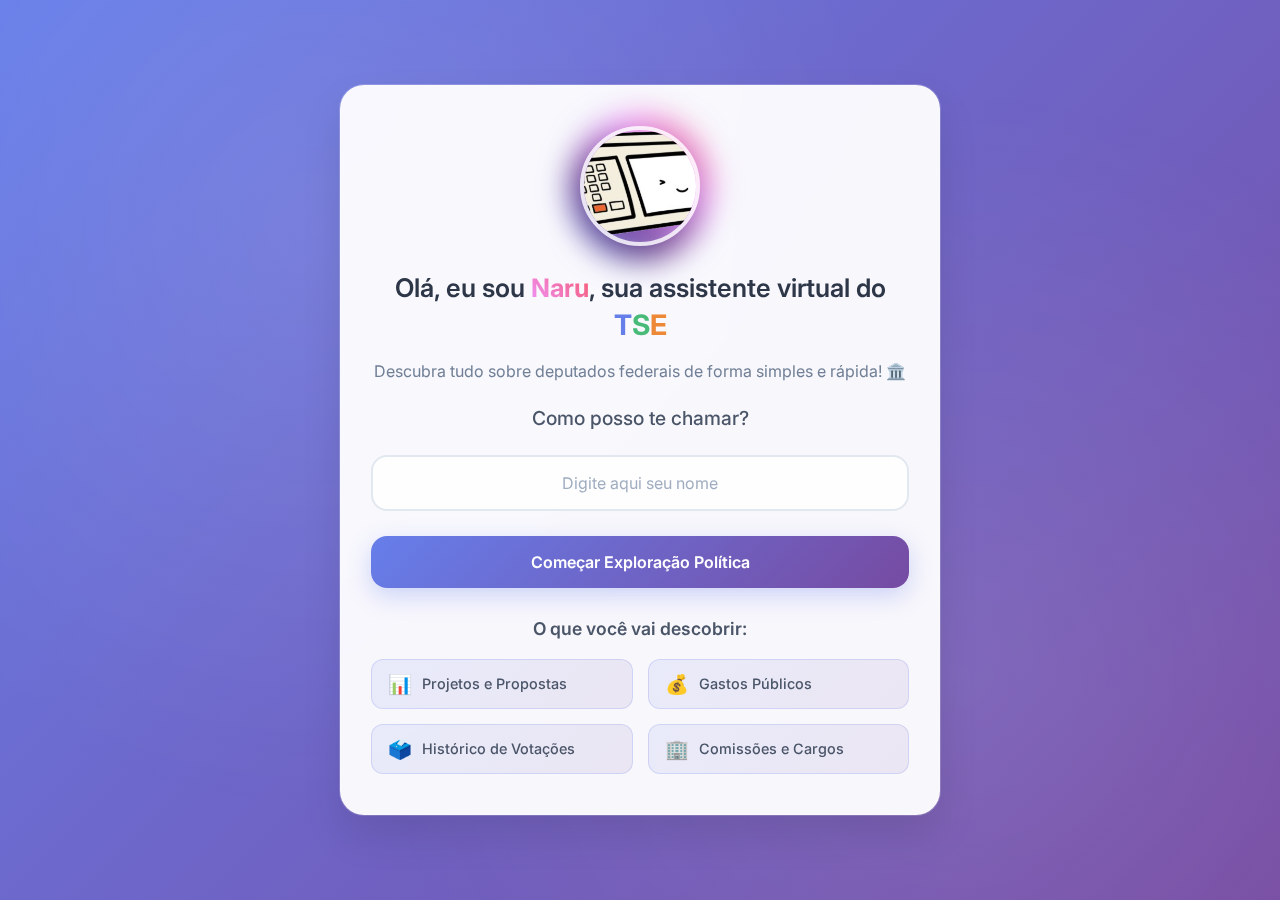
<file: index.html>
<!DOCTYPE html>
<html lang="pt-br">
<head>
    <meta charset="UTF-8">
    <meta name="viewport" content="width=device-width, initial-scale=1.0">
    <title>TSE - ChatBot Político</title>
    <link rel="icon" href="images/icon.png" type="image/x-icon">
    <link rel="stylesheet" type="text/css" href="styles.css/style.css">
    <link href="https://fonts.googleapis.com/css2?family=Inter:wght@300;400;500;600;700&display=swap" rel="stylesheet">
</head>
<body>
    <div class="background-pattern"></div>
    <main>
        <div class="card-container">
            <div id="icon-person">
                <div class="avatar-container">
                    <img src="images/person.png" alt="Naru Avatar">
                    <div class="avatar-glow"></div>
                </div>
            </div>
            <div id="title" class="container-margins">
                <h1>
                    Olá, eu sou <span id="person-name">Naru</span>, sua assistente virtual do 
                    <span id="t">T</span><span id="s">S</span><span id="e">E</span>
                </h1>
                <p class="subtitle-description">
                    Descubra tudo sobre deputados federais de forma simples e rápida! 🏛️
                </p>
            </div>
            <div id="subtitle" class="container-margins">
                <h2>Como posso te chamar?</h2>
            </div>
            <div id="data-question" class="container-margins">
                <div class="input-container">
                    <input type="text" placeholder="Digite aqui seu nome" id="name-input" maxlength="14">
                    <div class="input-focus-line"></div>
                </div>
            </div>
            <div id="button" class="container-margins">
                <button type="submit" id="prosseguir-button">
                    <span>Começar Exploração Política</span>
                    <div class="button-ripple"></div>
                </button>
            </div>
            
            <div class="features-preview">
                <h3>O que você vai descobrir:</h3>
                <div class="features-grid">
                    <div class="feature-item">
                        <span class="feature-icon">📊</span>
                        <span>Projetos e Propostas</span>
                    </div>
                    <div class="feature-item">
                        <span class="feature-icon">💰</span>
                        <span>Gastos Públicos</span>
                    </div>
                    <div class="feature-item">
                        <span class="feature-icon">🗳️</span>
                        <span>Histórico de Votações</span>
                    </div>
                    <div class="feature-item">
                        <span class="feature-icon">🏢</span>
                        <span>Comissões e Cargos</span>
                    </div>
                </div>
            </div>
        </div>
    </main>

    <script>
        document.getElementById('prosseguir-button').addEventListener('click', function() {
            var nome = document.getElementById('name-input').value;
            window.location.href = 'bot-page.html?nome=' + encodeURIComponent(nome);
        });

        document.getElementById('prosseguir-button').addEventListener('click', function(e) {
            const ripple = this.querySelector('.button-ripple');
            const rect = this.getBoundingClientRect();
            const size = Math.max(rect.width, rect.height);
            const x = e.clientX - rect.left - size / 2;
            const y = e.clientY - rect.top - size / 2;
            
            ripple.style.width = ripple.style.height = size + 'px';
            ripple.style.left = x + 'px';
            ripple.style.top = y + 'px';
            ripple.classList.add('animate');
            
            setTimeout(() => {
                ripple.classList.remove('animate');
            }, 600);
        });
    </script>
</body>
</html>
</file>
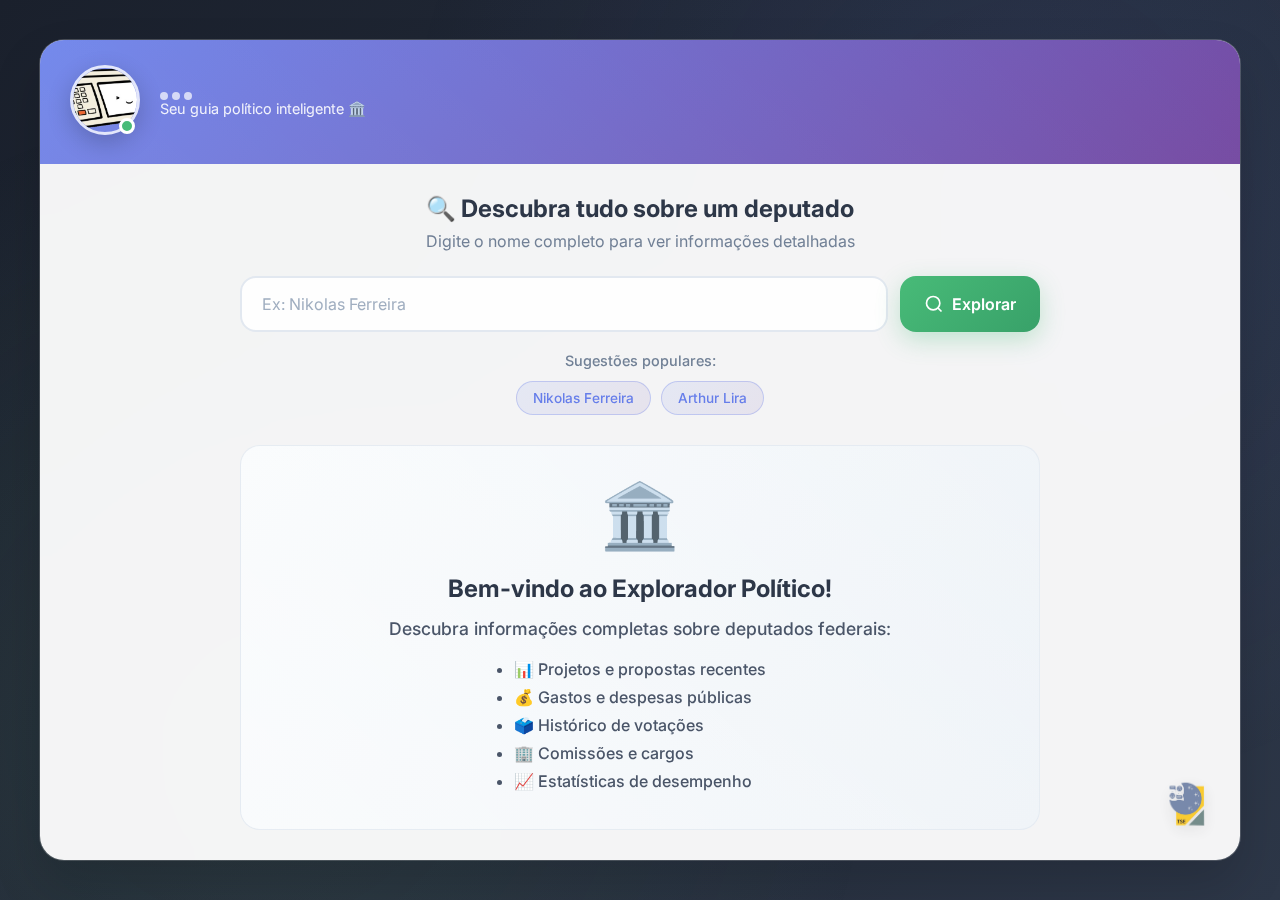
<file: bot-page.html>
<!DOCTYPE html>
<html lang="pt-br">
<head>
    <meta charset="UTF-8">
    <meta name="viewport" content="width=device-width, initial-scale=1.0">
    <title>Explorador Político - TSE</title>
    <link rel="stylesheet" type="text/css" href="styles.css/style2.css">
    <link href="https://fonts.googleapis.com/css2?family=Inter:wght@300;400;500;600;700&display=swap" rel="stylesheet">
</head>
<body>
    <div class="background-pattern"></div>
    <div id="container-chatbot">
        <header>
            <div id="chatbot-image">
                <div class="avatar-container">
                    <img src="images/person.png" alt="Naru Chatbot">
                    <div class="status-indicator"></div>
                </div>
            </div>
            <div id="chatbot-text">
                <h1 id="loading-text"></h1>
                <div class="typing-indicator">
                    <span></span>
                    <span></span>
                    <span></span>
                </div>
                <p class="chat-subtitle">Seu guia político inteligente 🏛️</p>
            </div>
        </header>
        
        <main>
            <div class="search-container">
                <div class="search-section">
                    <div class="search-header">
                        <h2>🔍 Descubra tudo sobre um deputado</h2>
                        <p>Digite o nome completo para ver informações detalhadas</p>
                    </div>
                    
                    <div class="input-group">
                        <input type="text" id="nomeInput" placeholder="Ex: Nikolas Ferreira">
                        <button id="buscarButton">
                            <svg width="20" height="20" viewBox="0 0 24 24" fill="none" stroke="currentColor" stroke-width="2">
                                <circle cx="11" cy="11" r="8"></circle>
                                <path d="m21 21-4.35-4.35"></path>
                            </svg>
                            Explorar
                        </button>
                    </div>
                    
                    <div class="quick-suggestions">
                        <p>Sugestões populares:</p>
                        <div class="suggestions-list">
                            <button class="suggestion-btn" data-name="Nikolas Ferreira">Nikolas Ferreira</button>
                            <button class="suggestion-btn" data-name="Arthur Lira">Arthur Lira</button>
                        </div>
                    </div>
                </div>
                
                <div id="retorno" class="results-container">
                    <div class="welcome-message">
                        <div class="welcome-icon">🏛️</div>
                        <h3>Bem-vindo ao Explorador Político!</h3>
                        <p>Descubra informações completas sobre deputados federais:</p>
                        <ul class="features-list">
                            <li>📊 Projetos e propostas recentes</li>
                            <li>💰 Gastos e despesas públicas</li>
                            <li>🗳️ Histórico de votações</li>
                            <li>🏢 Comissões e cargos</li>
                            <li>📈 Estatísticas de desempenho</li>
                        </ul>
                    </div>
                </div>
            </div>
        </main>
        
        <div id="img-tse">
            <img src="images/icon-2.png" id="img-tse-img" alt="TSE Logo">
        </div>
    </div>

    <script src="buscaDeputados.js"></script>
    <script>
        document.addEventListener('DOMContentLoaded', function() {
            var text = 'Olá, você está conversando com Naru';
            var index = 0;
            var loadingElement = document.getElementById('loading-text');
            var typingIndicator = document.querySelector('.typing-indicator');
            
            typingIndicator.style.display = 'flex';
            
            setTimeout(() => {
                typingIndicator.style.display = 'none';
                
                var interval = setInterval(function() {
                    loadingElement.textContent += text[index];
                    index++;
                    if (index === text.length) {
                        clearInterval(interval);
                    }
                }, 60);
            }, 2000);

            document.querySelectorAll('.suggestion-btn').forEach(btn => {
                btn.addEventListener('click', function() {
                    const name = this.getAttribute('data-name');
                    document.getElementById('nomeInput').value = name;
                    document.getElementById('buscarButton').click();
                });
            });
        });
    </script>
</body>
</html>
</file>
<file: styles.css/style.css>
/* Reset e configurações base */
* {
  margin: 0;
  padding: 0;
  box-sizing: border-box;
}

/* Animações */
@keyframes fadeInUp {
  0% {
    opacity: 0;
    transform: translateY(30px);
  }
  100% {
    opacity: 1;
    transform: translateY(0);
  }
}

@keyframes float {
  0%,
  100% {
    transform: translateY(0px);
  }
  50% {
    transform: translateY(-10px);
  }
}

@keyframes glow {
  0%,
  100% {
    opacity: 0.5;
    transform: scale(1);
  }
  50% {
    opacity: 0.8;
    transform: scale(1.1);
  }
}

@keyframes ripple {
  0% {
    transform: scale(0);
    opacity: 0.6;
  }
  100% {
    transform: scale(1);
    opacity: 0;
  }
}

@keyframes slideInUp {
  0% {
    opacity: 0;
    transform: translateY(20px);
  }
  100% {
    opacity: 1;
    transform: translateY(0);
  }
}

/* Background */
body {
  font-family: "Inter", -apple-system, BlinkMacSystemFont, "Segoe UI", Roboto, sans-serif;
  background: linear-gradient(135deg, #667eea 0%, #764ba2 100%);
  min-height: 100vh;
  display: flex;
  justify-content: center;
  align-items: center;
  margin: 0;
  padding: 20px;
  position: relative;
  overflow-x: hidden;
}

.background-pattern {
  position: fixed;
  top: 0;
  left: 0;
  width: 100%;
  height: 100%;
  background-image: radial-gradient(circle at 25% 25%, rgba(255, 255, 255, 0.1) 0%, transparent 50%),
    radial-gradient(circle at 75% 75%, rgba(255, 255, 255, 0.1) 0%, transparent 50%);
  pointer-events: none;
  z-index: 0;
}

/* Container principal */
main {
  display: flex;
  flex-direction: column;
  justify-content: center;
  align-items: center;
  width: 100%;
  max-width: 600px;
  position: relative;
  z-index: 1;
}

.card-container {
  background: rgba(255, 255, 255, 0.95);
  backdrop-filter: blur(20px);
  border-radius: 24px;
  padding: 40px 30px;
  box-shadow: 0 20px 40px rgba(0, 0, 0, 0.1), 0 0 0 1px rgba(255, 255, 255, 0.2);
  width: 100%;
  animation: fadeInUp 0.8s ease-out;
  border: 1px solid rgba(255, 255, 255, 0.2);
}

/* Avatar */
#icon-person {
  text-align: center;
  margin-bottom: 20px;
}

.avatar-container {
  position: relative;
  display: inline-block;
  animation: float 3s ease-in-out infinite;
}

.avatar-container img {
  width: 120px;
  height: 120px;
  border-radius: 50%;
  object-fit: cover;
  border: 4px solid rgba(255, 255, 255, 0.8);
  box-shadow: 0 10px 30px rgba(0, 0, 0, 0.2);
  position: relative;
  z-index: 2;
}

.avatar-glow {
  position: absolute;
  top: -10px;
  left: -10px;
  right: -10px;
  bottom: -10px;
  background: linear-gradient(45deg, #667eea, #764ba2, #f093fb, #f5576c);
  border-radius: 50%;
  z-index: 1;
  animation: glow 2s ease-in-out infinite;
  filter: blur(15px);
}

/* Textos */
h1,
h2 {
  font-family: "Inter", sans-serif;
  text-align: center;
  margin-bottom: 15px;
}

h1 {
  font-size: 1.6rem;
  font-weight: 600;
  color: #2d3748;
  line-height: 1.4;
}

h2 {
  font-size: 1.2rem;
  font-weight: 500;
  color: #4a5568;
  margin-bottom: 25px;
}

.subtitle-description {
  text-align: center;
  color: #718096;
  font-size: 1rem;
  margin-top: 10px;
  font-weight: 400;
}

#person-name {
  background: linear-gradient(45deg, #f093fb, #f5576c);
  -webkit-background-clip: text;
  -webkit-text-fill-color: transparent;
  background-clip: text;
  font-weight: 700;
}

#t {
  color: #667eea;
  font-weight: 700;
  font-size: 1.1em;
}

#s {
  color: #48bb78;
  font-weight: 700;
  font-size: 1.1em;
}

#e {
  color: #ed8936;
  font-weight: 700;
  font-size: 1.1em;
}

/* Input */
.container-margins {
  margin-bottom: 25px;
  width: 100%;
}

.input-container {
  position: relative;
  width: 100%;
}

#name-input {
  width: 100%;
  padding: 16px 20px;
  border: 2px solid #e2e8f0;
  border-radius: 16px;
  font-size: 16px;
  font-family: "Inter", sans-serif;
  background: rgba(255, 255, 255, 0.9);
  transition: all 0.3s ease;
  text-align: center;
  color: #2d3748;
}

#name-input:focus {
  outline: none;
  border-color: #667eea;
  background: rgba(255, 255, 255, 1);
  box-shadow: 0 0 0 3px rgba(102, 126, 234, 0.1);
  transform: translateY(-2px);
}

#name-input::placeholder {
  color: #a0aec0;
  font-weight: 400;
}

.input-focus-line {
  position: absolute;
  bottom: 0;
  left: 50%;
  width: 0;
  height: 2px;
  background: linear-gradient(45deg, #667eea, #764ba2);
  transition: all 0.3s ease;
  transform: translateX(-50%);
}

#name-input:focus + .input-focus-line {
  width: 100%;
}

/* Botão */
#prosseguir-button {
  width: 100%;
  padding: 16px 24px;
  background: linear-gradient(135deg, #667eea 0%, #764ba2 100%);
  color: white;
  border: none;
  border-radius: 16px;
  font-size: 16px;
  font-weight: 600;
  font-family: "Inter", sans-serif;
  cursor: pointer;
  transition: all 0.3s ease;
  position: relative;
  overflow: hidden;
  box-shadow: 0 8px 25px rgba(102, 126, 234, 0.3);
}

#prosseguir-button:hover {
  transform: translateY(-2px);
  box-shadow: 0 12px 35px rgba(102, 126, 234, 0.4);
}

#prosseguir-button:active {
  transform: translateY(0);
}

.button-ripple {
  position: absolute;
  border-radius: 50%;
  background: rgba(255, 255, 255, 0.3);
  pointer-events: none;
}

.button-ripple.animate {
  animation: ripple 0.6s ease-out;
}

/* Features Preview */
.features-preview {
  margin-top: 30px;
  text-align: center;
  animation: slideInUp 0.8s ease-out 0.4s both;
}

.features-preview h3 {
  font-size: 1.1rem;
  font-weight: 600;
  color: #4a5568;
  margin-bottom: 20px;
}

.features-grid {
  display: grid;
  grid-template-columns: repeat(2, 1fr);
  gap: 15px;
}

.feature-item {
  display: flex;
  align-items: center;
  gap: 10px;
  padding: 12px 16px;
  background: linear-gradient(135deg, rgba(102, 126, 234, 0.1) 0%, rgba(118, 75, 162, 0.1) 100%);
  border-radius: 12px;
  border: 1px solid rgba(102, 126, 234, 0.2);
  font-size: 0.9rem;
  font-weight: 500;
  color: #4a5568;
  transition: all 0.3s ease;
}

.feature-item:hover {
  transform: translateY(-2px);
  box-shadow: 0 8px 25px rgba(102, 126, 234, 0.15);
}

.feature-icon {
  font-size: 1.2rem;
}

/* Responsividade */
@media (max-width: 768px) {
  body {
    padding: 15px;
  }

  .card-container {
    padding: 30px 20px;
    border-radius: 20px;
  }

  h1 {
    font-size: 1.4rem;
  }

  h2 {
    font-size: 1.1rem;
  }

  .avatar-container img {
    width: 100px;
    height: 100px;
  }

  .features-grid {
    grid-template-columns: 1fr;
    gap: 12px;
  }
}

@media (max-width: 480px) {
  .card-container {
    padding: 25px 15px;
    border-radius: 16px;
  }

  h1 {
    font-size: 1.3rem;
  }

  h2 {
    font-size: 1rem;
  }

  .avatar-container img {
    width: 80px;
    height: 80px;
  }

  #name-input,
  #prosseguir-button {
    padding: 14px 18px;
    font-size: 15px;
  }

  .feature-item {
    padding: 10px 12px;
    font-size: 0.85rem;
  }
}

@media (max-width: 360px) {
  body {
    padding: 10px;
  }

  .card-container {
    padding: 20px 12px;
  }

  h1 {
    font-size: 1.2rem;
  }

  .avatar-container img {
    width: 70px;
    height: 70px;
  }
}
</file>
<file: styles.css/style2.css>
/* Reset e configurações base */
* {
  margin: 0;
  padding: 0;
  box-sizing: border-box;
}

/* Animações */
@keyframes fadeIn {
  0% {
    opacity: 0;
    transform: translateY(20px);
  }
  100% {
    opacity: 1;
    transform: translateY(0);
  }
}

@keyframes slideIn {
  0% {
    opacity: 0;
    transform: translateX(-30px);
  }
  100% {
    opacity: 1;
    transform: translateX(0);
  }
}

@keyframes pulse {
  0%,
  100% {
    opacity: 0.4;
  }
  50% {
    opacity: 1;
  }
}

@keyframes typing {
  0%,
  60%,
  100% {
    transform: translateY(0);
  }
  30% {
    transform: translateY(-10px);
  }
}

@keyframes glow {
  0%,
  100% {
    box-shadow: 0 0 5px rgba(72, 187, 120, 0.5);
  }
  50% {
    box-shadow: 0 0 20px rgba(72, 187, 120, 0.8);
  }
}

@keyframes slideInUp {
  0% {
    opacity: 0;
    transform: translateY(30px);
  }
  100% {
    opacity: 1;
    transform: translateY(0);
  }
}

@keyframes spin {
  0% {
    transform: rotate(0deg);
  }
  100% {
    transform: rotate(360deg);
  }
}

/* Background */
body {
  font-family: "Inter", -apple-system, BlinkMacSystemFont, "Segoe UI", Roboto, sans-serif;
  background: linear-gradient(135deg, #1a202c 0%, #2d3748 100%);
  min-height: 100vh;
  display: flex;
  justify-content: center;
  align-items: center;
  margin: 0;
  padding: 20px;
  position: relative;
}

.background-pattern {
  position: fixed;
  top: 0;
  left: 0;
  width: 100%;
  height: 100%;
  background-image: radial-gradient(circle at 20% 80%, rgba(120, 197, 134, 0.1) 0%, transparent 50%),
    radial-gradient(circle at 80% 20%, rgba(102, 126, 234, 0.1) 0%, transparent 50%);
  pointer-events: none;
  z-index: 0;
}

/* Container principal */
#container-chatbot {
  width: 100%;
  max-width: 1200px;
  background: rgba(255, 255, 255, 0.95);
  backdrop-filter: blur(20px);
  border-radius: 24px;
  box-shadow: 0 25px 50px rgba(0, 0, 0, 0.15), 0 0 0 1px rgba(255, 255, 255, 0.2);
  overflow: hidden;
  position: relative;
  z-index: 1;
  animation: fadeIn 0.8s ease-out;
}

/* Header */
header {
  background: linear-gradient(135deg, #667eea 0%, #764ba2 100%);
  padding: 25px 30px;
  display: flex;
  align-items: center;
  gap: 20px;
  position: relative;
  overflow: hidden;
}

header::before {
  content: "";
  position: absolute;
  top: 0;
  left: 0;
  right: 0;
  bottom: 0;
  background: linear-gradient(45deg, rgba(255, 255, 255, 0.1) 0%, transparent 100%);
  pointer-events: none;
}

.avatar-container {
  position: relative;
  flex-shrink: 0;
}

#chatbot-image img {
  width: 70px;
  height: 70px;
  border-radius: 50%;
  border: 3px solid rgba(255, 255, 255, 0.8);
  object-fit: cover;
  box-shadow: 0 8px 25px rgba(0, 0, 0, 0.2);
}

.status-indicator {
  position: absolute;
  bottom: 5px;
  right: 5px;
  width: 16px;
  height: 16px;
  background: #48bb78;
  border-radius: 50%;
  border: 3px solid white;
  animation: glow 2s ease-in-out infinite;
}

#chatbot-text {
  flex: 1;
  color: white;
}

#chatbot-text h1 {
  font-size: 1.4rem;
  font-weight: 600;
  margin-bottom: 5px;
  animation: slideIn 0.8s ease-out 0.3s both;
}

.chat-subtitle {
  font-size: 0.9rem;
  opacity: 0.9;
  font-weight: 400;
}

.typing-indicator {
  display: none;
  align-items: center;
  gap: 4px;
}

.typing-indicator span {
  width: 8px;
  height: 8px;
  background: rgba(255, 255, 255, 0.7);
  border-radius: 50%;
  animation: typing 1.4s ease-in-out infinite;
}

.typing-indicator span:nth-child(2) {
  animation-delay: 0.2s;
}

.typing-indicator span:nth-child(3) {
  animation-delay: 0.4s;
}

/* Main content */
main {
  padding: 30px;
}

.search-container {
  max-width: 800px;
  margin: 0 auto;
}

.search-section {
  margin-bottom: 30px;
}

.search-header {
  text-align: center;
  margin-bottom: 25px;
}

.search-header h2 {
  font-size: 1.5rem;
  font-weight: 700;
  color: #2d3748;
  margin-bottom: 8px;
}

.search-header p {
  color: #718096;
  font-size: 1rem;
}

.input-group {
  display: flex;
  gap: 12px;
  align-items: stretch;
  margin-bottom: 20px;
}

input[type="text"] {
  flex: 1;
  padding: 16px 20px;
  border: 2px solid #e2e8f0;
  border-radius: 16px;
  font-size: 16px;
  font-family: "Inter", sans-serif;
  background: rgba(255, 255, 255, 0.9);
  transition: all 0.3s ease;
  color: #2d3748;
}

input[type="text"]:focus {
  outline: none;
  border-color: #667eea;
  background: rgba(255, 255, 255, 1);
  box-shadow: 0 0 0 3px rgba(102, 126, 234, 0.1);
  transform: translateY(-2px);
}

input[type="text"]::placeholder {
  color: #a0aec0;
}

button {
  padding: 16px 24px;
  background: linear-gradient(135deg, #48bb78 0%, #38a169 100%);
  color: white;
  border: none;
  border-radius: 16px;
  font-size: 16px;
  font-weight: 600;
  font-family: "Inter", sans-serif;
  cursor: pointer;
  transition: all 0.3s ease;
  display: flex;
  align-items: center;
  gap: 8px;
  white-space: nowrap;
  box-shadow: 0 8px 25px rgba(72, 187, 120, 0.3);
}

button:hover {
  transform: translateY(-2px);
  box-shadow: 0 12px 35px rgba(72, 187, 120, 0.4);
}

button:active {
  transform: translateY(0);
}

/* Quick suggestions */
.quick-suggestions {
  text-align: center;
}

.quick-suggestions p {
  color: #718096;
  font-size: 0.9rem;
  margin-bottom: 12px;
  font-weight: 500;
}

.suggestions-list {
  display: flex;
  gap: 10px;
  justify-content: center;
  flex-wrap: wrap;
}

.suggestion-btn {
  padding: 8px 16px;
  background: linear-gradient(135deg, rgba(102, 126, 234, 0.1) 0%, rgba(118, 75, 162, 0.1) 100%);
  color: #667eea;
  border: 1px solid rgba(102, 126, 234, 0.3);
  border-radius: 20px;
  font-size: 0.85rem;
  font-weight: 500;
  cursor: pointer;
  transition: all 0.3s ease;
  box-shadow: none;
}

.suggestion-btn:hover {
  background: linear-gradient(135deg, #667eea 0%, #764ba2 100%);
  color: white;
  transform: translateY(-1px);
  box-shadow: 0 4px 15px rgba(102, 126, 234, 0.3);
}

/* Results container */
.results-container {
  background: linear-gradient(135deg, #f7fafc 0%, #edf2f7 100%);
  border-radius: 20px;
  padding: 30px;
  min-height: 300px;
  border: 1px solid rgba(226, 232, 240, 0.8);
  position: relative;
  overflow: hidden;
}

.results-container::before {
  content: "";
  position: absolute;
  top: 0;
  left: 0;
  right: 0;
  bottom: 0;
  background: linear-gradient(45deg, rgba(255, 255, 255, 0.5) 0%, transparent 100%);
  pointer-events: none;
}

.welcome-message {
  text-align: center;
  color: #4a5568;
  position: relative;
  z-index: 1;
}

.welcome-icon {
  font-size: 4rem;
  margin-bottom: 20px;
  animation: pulse 2s ease-in-out infinite;
}

.welcome-message h3 {
  font-size: 1.5rem;
  font-weight: 700;
  color: #2d3748;
  margin-bottom: 15px;
}

.welcome-message p {
  font-size: 1.1rem;
  font-weight: 500;
  margin-bottom: 20px;
}

.features-list {
  text-align: left;
  display: inline-block;
  margin: 0 auto;
}

.features-list li {
  margin-bottom: 8px;
  font-size: 1rem;
  font-weight: 500;
}

/* Loading styles */
.loading-container {
  text-align: center;
  padding: 60px 20px;
}

.loading-spinner {
  width: 50px;
  height: 50px;
  border: 4px solid #e2e8f0;
  border-top: 4px solid #667eea;
  border-radius: 50%;
  animation: spin 1s linear infinite;
  margin: 0 auto 25px;
}

.loading-text {
  font-size: 1.2rem;
  font-weight: 600;
  color: #4a5568;
  margin-bottom: 10px;
}

.loading-subtitle {
  color: #718096;
  font-size: 1rem;
}

/* TSE Logo */
#img-tse {
  position: absolute;
  bottom: 20px;
  right: 20px;
}

#img-tse-img {
  width: 60px;
  height: 60px;
  opacity: 0.8;
  transition: all 0.3s ease;
  filter: drop-shadow(0 4px 8px rgba(0, 0, 0, 0.1));
}

#img-tse-img:hover {
  opacity: 1;
  transform: scale(1.1);
}

/* Responsividade */
@media (max-width: 768px) {
  body {
    padding: 15px;
  }

  #container-chatbot {
    border-radius: 20px;
  }

  header {
    padding: 20px;
    flex-direction: column;
    text-align: center;
    gap: 15px;
  }

  #chatbot-text h1 {
    font-size: 1.2rem;
  }

  main {
    padding: 25px 20px;
  }

  .input-group {
    flex-direction: column;
  }

  button {
    justify-content: center;
  }

  .suggestions-list {
    gap: 8px;
  }

  .suggestion-btn {
    font-size: 0.8rem;
    padding: 6px 12px;
  }

  #img-tse {
    bottom: 15px;
    right: 15px;
  }

  #img-tse-img {
    width: 50px;
    height: 50px;
  }
}

@media (max-width: 480px) {
  header {
    padding: 15px;
  }

  #chatbot-image img {
    width: 60px;
    height: 60px;
  }

  #chatbot-text h1 {
    font-size: 1.1rem;
  }

  main {
    padding: 20px 15px;
  }

  .results-container {
    padding: 20px;
  }

  .search-header h2 {
    font-size: 1.3rem;
  }

  input[type="text"],
  button {
    padding: 14px 18px;
    font-size: 15px;
  }

  .welcome-icon {
    font-size: 3rem;
  }

  .welcome-message h3 {
    font-size: 1.3rem;
  }
}

@media (max-width: 360px) {
  body {
    padding: 10px;
  }

  #container-chatbot {
    border-radius: 16px;
  }

  header {
    padding: 12px;
  }

  main {
    padding: 15px 12px;
  }

  .results-container {
    padding: 15px;
  }

  #img-tse {
    bottom: 10px;
    right: 10px;
  }

  #img-tse-img {
    width: 40px;
    height: 40px;
  }
}
</file>
